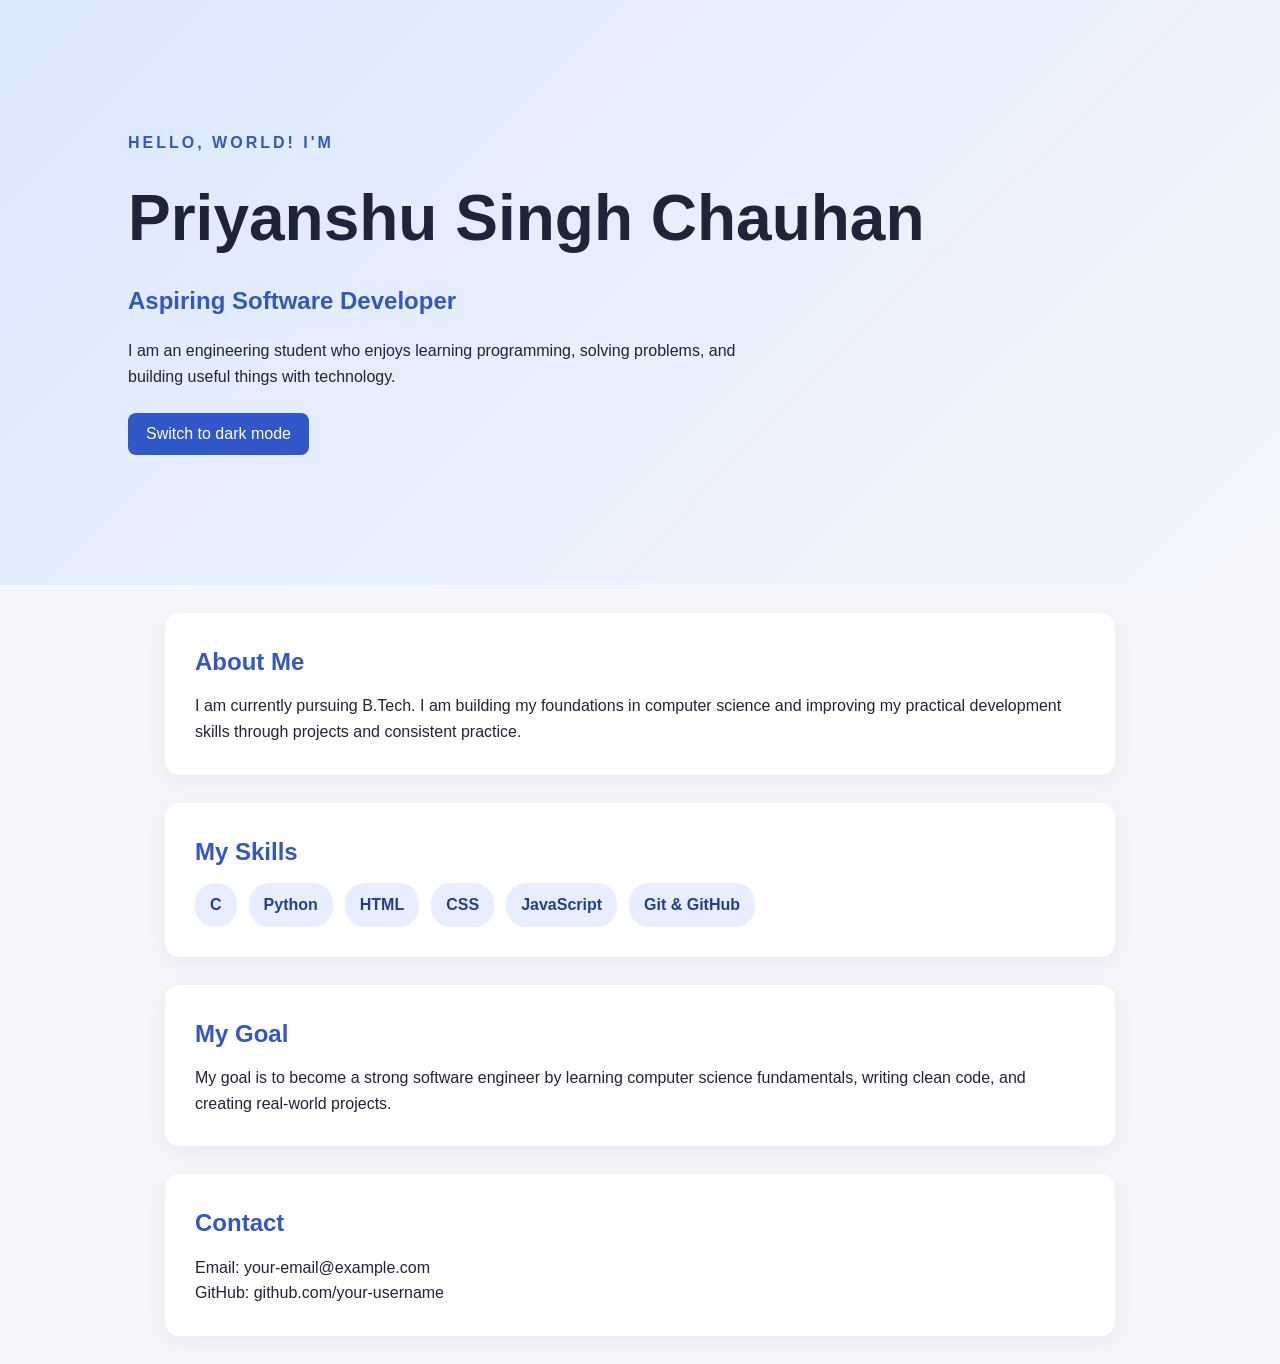
<file: index.html>
<!DOCTYPE html>
<html lang="en">
<head>
  <meta charset="UTF-8">
  <meta name="viewport" content="width=device-width, initial-scale=1.0">
  <title>Priyanshu | Portfolio</title>
  <link rel="stylesheet" href="style.css">
</head>
<body>
  <main>
    <section class="hero" id="home">
      <p class="eyebrow">HELLO, WORLD! I'M</p>
      <h1>Priyanshu Singh Chauhan</h1>
      <h2>Aspiring Software Developer</h2>
      <p class="intro">I am an engineering student who enjoys learning programming, solving problems, and building useful things with technology.</p>
      <button id="themeButton" type="button">Switch to dark mode</button>
    </section>

    <section class="section" id="about">
      <h2>About Me</h2>
      <p>I am currently pursuing B.Tech. I am building my foundations in computer science and improving my practical development skills through projects and consistent practice.</p>
    </section>

    <section class="section" id="skills">
      <h2>My Skills</h2>
      <div class="skills">
        <span>C</span><span>Python</span><span>HTML</span><span>CSS</span><span>JavaScript</span><span>Git & GitHub</span>
      </div>
    </section>

    <section class="section" id="projects">
      <h2>My Goal</h2>
      <p>My goal is to become a strong software engineer by learning computer science fundamentals, writing clean code, and creating real-world projects.</p>
    </section>

    <section class="section" id="contact">
      <h2>Contact</h2>
      <p>Email: your-email@example.com</p>
      <p>GitHub: github.com/your-username</p>
    </section>
  </main>
  <script src="script.js"></script>
</body>
</html>
</file>
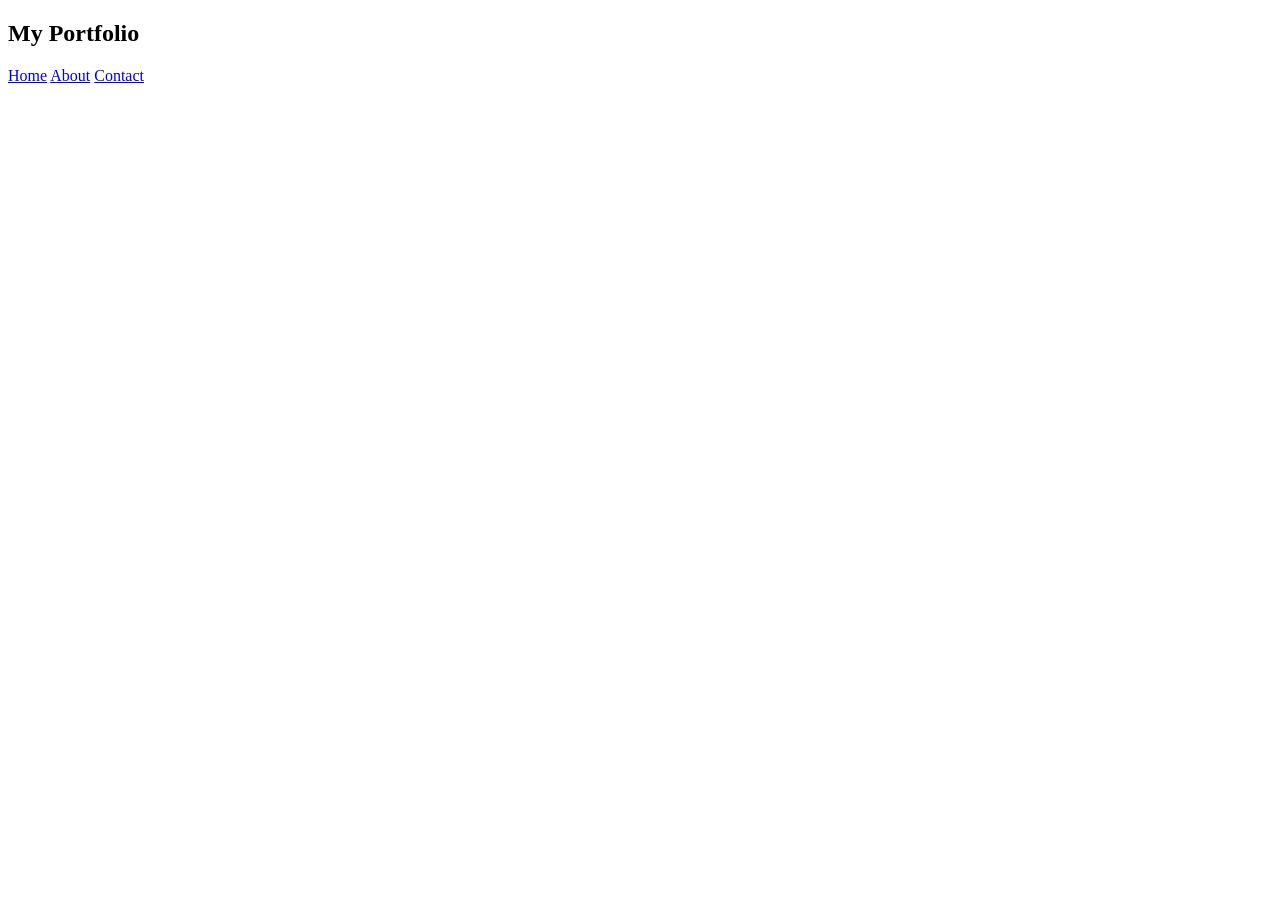
<file: navbar.html>
<!DOCTYPE html>
<html>
<head>
    <title>My Navbar</title>
</head>
<body>
    <nav>
        <h2>My Portfolio</h2>
        <a href="index.html">Home</a>
        <a href="#">About</a>
        <a href="#">Contact</a>
    </nav>
</body>
</html>
</file>
<file: style.css>
* {
  margin: 0;
  padding: 0;
  box-sizing: border-box;
}

body {
  font-family: Arial, sans-serif;
  line-height: 1.6;
  color: #202438;
  background: #f4f6fb;
}

.hero {
  min-height: 65vh;
  padding: 90px 10%;
  display: flex;
  flex-direction: column;
  justify-content: center;
  background: linear-gradient(135deg, #dce8ff, #f4f6fb);
}

.eyebrow {
  color: #3157c8;
  font-weight: bold;
  letter-spacing: 3px;
}

.hero h1 {
  margin: 12px 0;
  font-size: clamp(2.2rem, 6vw, 4rem);
}

.hero h2 {
  color: #3157c8;
  font-size: 1.5rem;
}

.intro {
  max-width: 650px;
  margin: 18px 0 24px;
}

button {
  width: fit-content;
  border: 0;
  border-radius: 8px;
  padding: 12px 18px;
  color: white;
  background: #3157c8;
  cursor: pointer;
  font-size: 1rem;
}

button:hover {
  background: #203f9c;
}

.section {
  max-width: 950px;
  margin: 28px auto;
  padding: 30px;
  background: white;
  border-radius: 14px;
  box-shadow: 0 5px 20px rgba(20, 35, 70, 0.06);
}

.section h2 {
  margin-bottom: 12px;
  color: #3157c8;
}

.skills {
  display: flex;
  flex-wrap: wrap;
  gap: 12px;
}

.skills span {
  padding: 9px 15px;
  border-radius: 20px;
  background: #e8edff;
  color: #203f9c;
  font-weight: bold;
}

body.dark {
  color: #edf0ff;
  background: #141827;
}

body.dark .hero {
  background: linear-gradient(135deg, #202b4c, #141827);
}

body.dark .section {
  background: #222a40;
}

body.dark .skills span {
  background: #344267;
  color: #edf0ff;
}

@media (max-width: 600px) {
  .hero {
    padding: 65px 7%;
  }

  .section {
    margin: 18px 7%;
    padding: 22px;
  }
}
</file>
